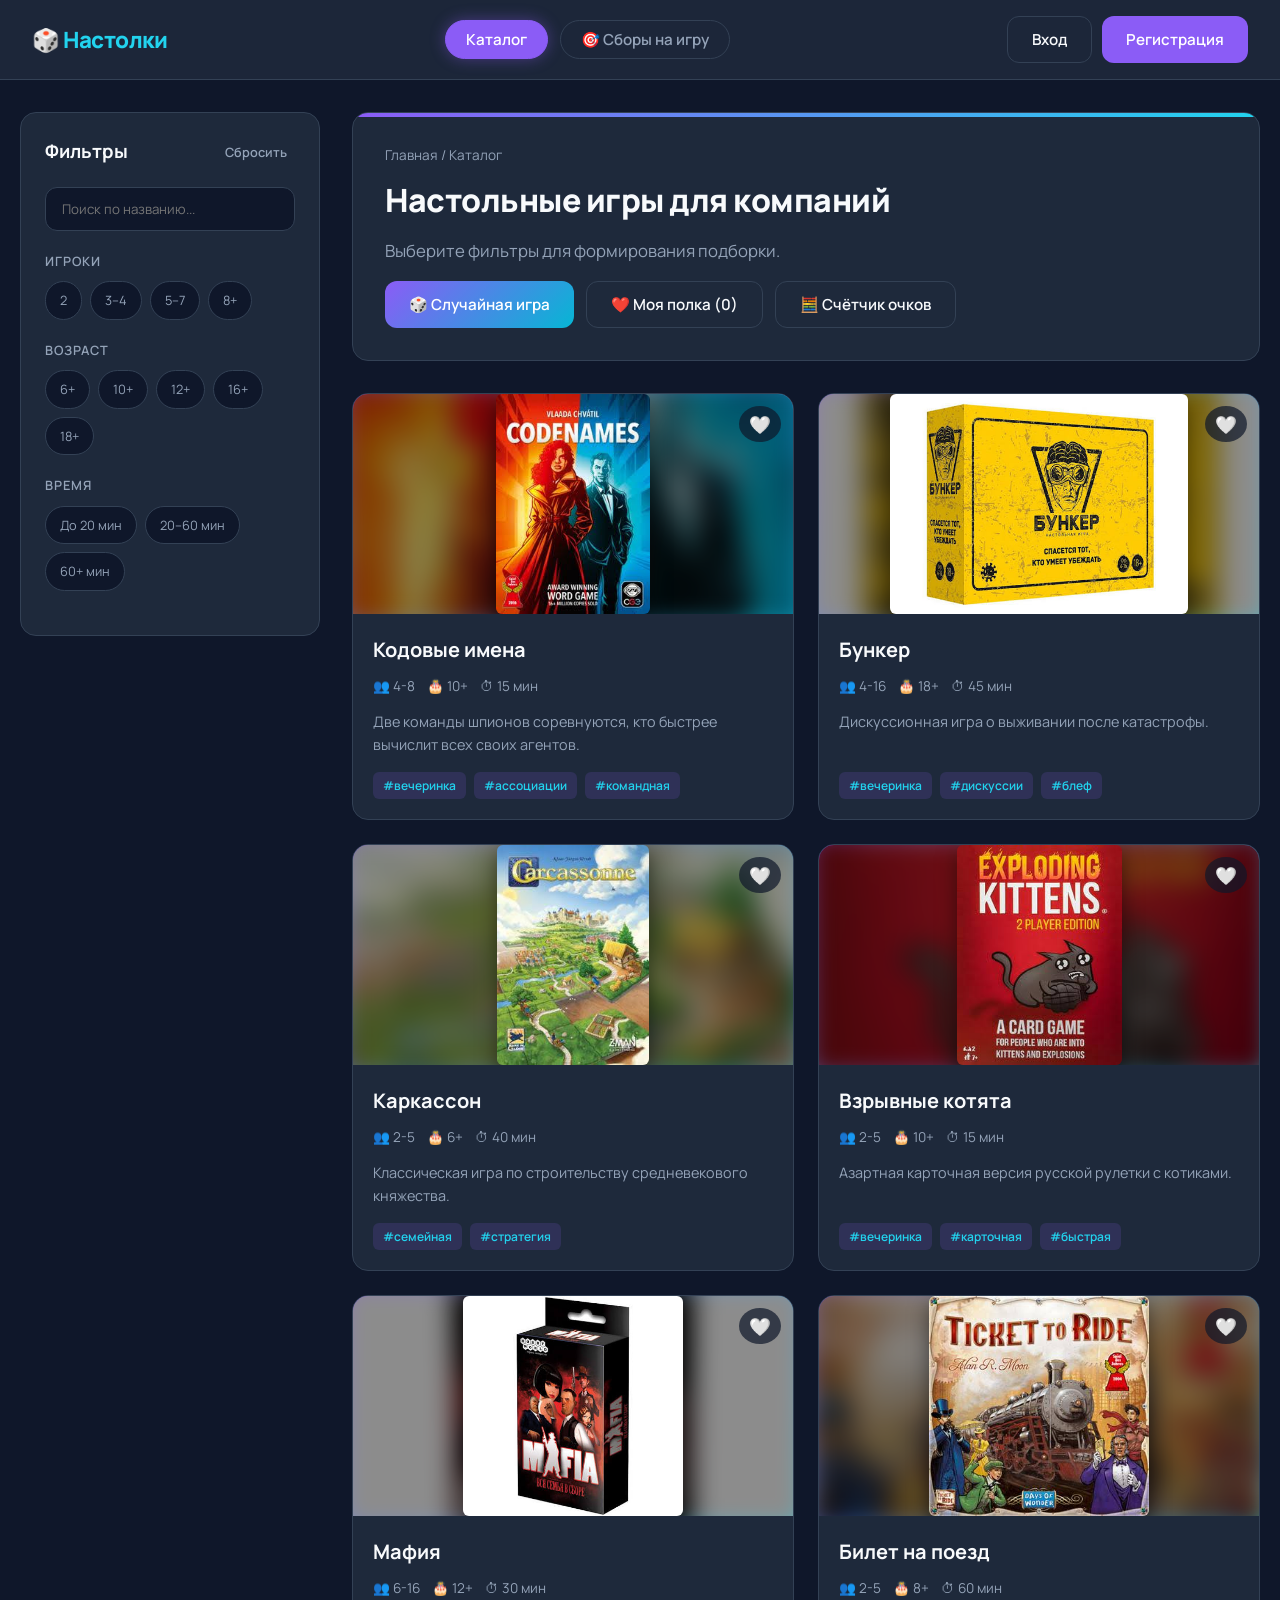
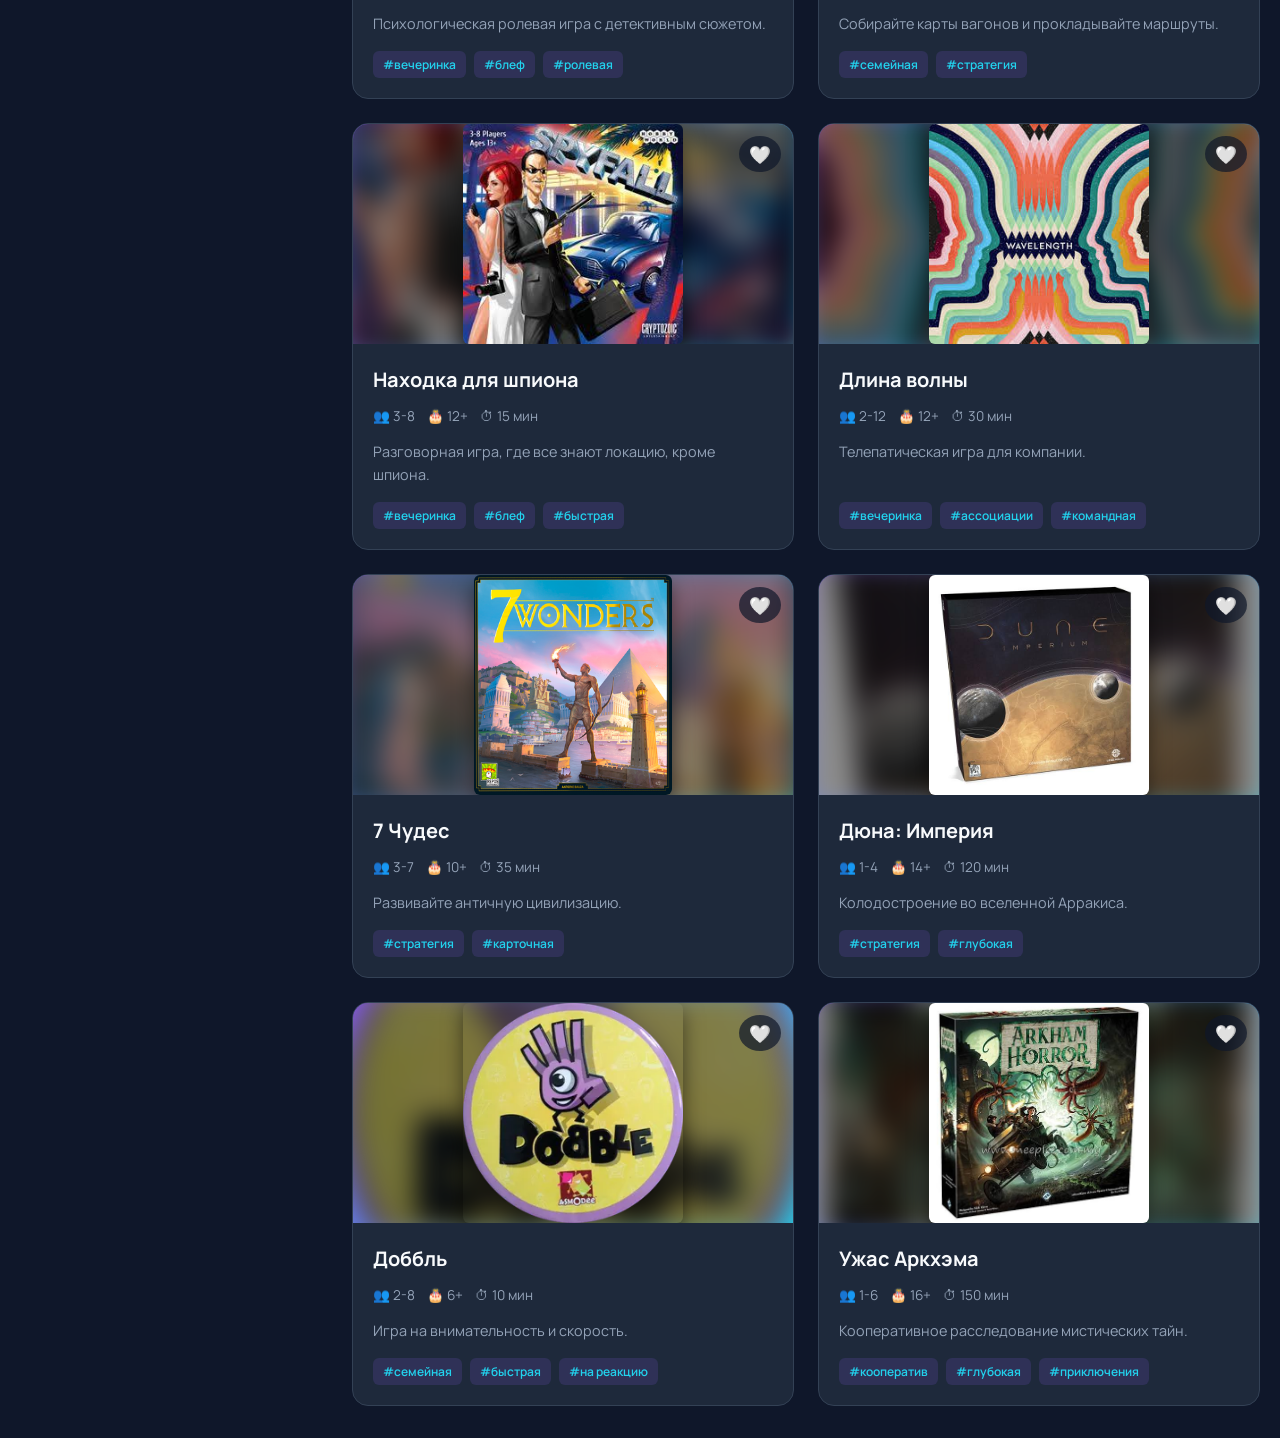
<file: index.html>
<!DOCTYPE html>
<html lang="ru">
<head>
  <meta charset="UTF-8" />
  <meta name="viewport" content="width=device-width, initial-scale=1.0" />
  <title>Настолки для компании — Каталог и Поиск компании</title>
  <meta name="description" content="Каталог настольных игр для компаний с фильтрами. Ищите игры или создавайте партии." />
  <link rel="preconnect" href="https://fonts.googleapis.com">
  <link rel="preconnect" href="https://fonts.gstatic.com" crossorigin>
  <link href="https://fonts.googleapis.com/css2?family=Manrope:wght@400;600;800&display=swap" rel="stylesheet">
  <link rel="stylesheet" href="style.css" />
</head>
<body>

<header>
  <div class="logo" id="logoResetBtn">🎲 Настолки</div>
  <div class="header-nav">
    <button class="nav-btn active" data-tab="catalog">Каталог</button>
    <button class="nav-btn" data-tab="sessions">🎯 Сборы на игру</button>
  </div>
  <div class="header-actions">
    <!-- Кнопка Админки (скрыта по умолчанию) -->
    <a href="admin.html" class="btn-outline" id="openAdminPanelBtn" style="display: none; text-decoration: none;">⚙️ Админка</a>
    
    <!-- Кнопка Добавить игру (скрыта по умолчанию) -->
    <button class="btn-primary" id="openAddModalBtn" style="display: none;">+ Добавить игру</button>
    
    <!-- Блок гостя -->
    <div id="authBlock" style="display: flex; gap: 10px;">
      <button class="btn-outline" id="openLoginBtn">Вход</button>
      <button class="btn-primary" id="openRegisterBtn">Регистрация</button>
    </div>
    
    <!-- Блок авторизованного пользователя -->
    <div id="profileBlock" style="display: none; align-items: center; gap: 12px;">
      <span id="userName" style="font-weight: 600; color: var(--accent);"></span>
      <button class="btn-outline" id="logoutBtn">Выйти</button>
    </div>
  </div>
</header>

<div class="container">
  <!-- Каталог -->
  <section id="catalogSection" class="tab-content active">
    <aside class="sidebar">
      <div class="panel">
        <div class="panel-header">
          <h3>Фильтры</h3>
          <button class="btn-text" id="resetFiltersBtn">Сбросить</button>
        </div>
        <div class="filter-group">
          <input type="text" id="searchInput" class="search-input" placeholder="Поиск по названию..." />
        </div>
        <div class="filter-group">
          <label class="filter-label">Игроки</label>
          <div class="chip-group" id="playersFilter">
            <div class="chip" data-val="2">2</div>
            <div class="chip" data-val="3-4">3–4</div>
            <div class="chip" data-val="5-7">5–7</div>
            <div class="chip" data-val="8+">8+</div>
          </div>
        </div>
        <div class="filter-group">
          <label class="filter-label">Возраст</label>
          <div class="chip-group" id="ageFilter">
            <div class="chip" data-val="6">6+</div>
            <div class="chip" data-val="10">10+</div>
            <div class="chip" data-val="12">12+</div>
            <div class="chip" data-val="16">16+</div>
            <div class="chip" data-val="18">18+</div>
          </div>
        </div>
        <div class="filter-group">
          <label class="filter-label">Время</label>
          <div class="chip-group" id="timeFilter">
            <div class="chip" data-val="fast">До 20 мин</div>
            <div class="chip" data-val="medium">20–60 мин</div>
            <div class="chip" data-val="long">60+ мин</div>
          </div>
        </div>
      </div>
    </aside>

    <main>
      <div class="seo-header">
        <div class="breadcrumbs" id="breadcrumbs">Главная / Каталог</div>
        <h1 id="pageH1">Настольные игры для компаний</h1>
        <p class="seo-desc" id="pageDesc">Выберите фильтры для формирования подборки.</p>
      </div>
      <div class="grid" id="gamesGrid"></div>
    </main>
  </section>

  <!-- Партии -->
  <section id="sessionsSection" class="tab-content">
    <div class="seo-header">
      <h1>Поиск компании</h1>
      <p class="seo-desc">Присоединяйтесь к существующим партиям или создайте свою.</p>
      <button class="btn-primary" id="openCreateSessionBtn">+ Создать партию</button>
    </div>
    <div class="sessions-grid" id="sessionsGrid"></div>
  </section>
</div>

<!-- Модалка добавления игры (для админа) -->
<div class="modal-backdrop" id="addModal">
  <div class="modal">
    <h2>Добавить игру</h2>
    <form id="addGameForm">
      <div class="form-row"><label>Название</label><input type="text" id="gTitle" required /></div>
      <div class="form-grid-2">
        <div class="form-row"><label>Мин. игроков</label><input type="number" id="gMinP" value="2" required /></div>
        <div class="form-row"><label>Макс. игроков</label><input type="number" id="gMaxP" value="6" required /></div>
      </div>
      <div class="form-grid-2">
        <div class="form-row"><label>Возраст</label><input type="number" id="gAge" value="12" required /></div>
        <div class="form-row"><label>Время (мин)</label><input type="number" id="gTime" value="30" required /></div>
      </div>
      <div class="form-row"><label>Теги (через запятую)</label><input type="text" id="gTags" placeholder="вечеринка, стратегия" /></div>
      <div class="form-row"><label>Описание</label><textarea id="gDesc"></textarea></div>
      <div class="modal-actions">
        <button type="button" class="btn-outline" id="closeAddModalBtn">Отмена</button>
        <button type="submit" class="btn-primary">Сохранить</button>
      </div>
    </form>
  </div>
</div>

<!-- Модалка создания партии -->
<div class="modal-backdrop" id="createSessionModal">
  <div class="modal">
    <h2>Создать партию</h2>
    <form id="createSessionForm">
      <div class="form-row">
        <label>Игра</label>
        <select id="sGameId" required></select>
      </div>
      <div class="form-row"><label>Ваше имя (отображается другим)</label><input type="text" id="sHostName" required /></div>
      <div class="form-row"><label>Дата и время</label><input type="datetime-local" id="sDate" required /></div>
      <div class="form-row"><label>Макс. игроков</label><input type="number" id="sMaxPlayers" value="4" required /></div>
      <div class="form-row"><label>Контакты (Telegram/Телефон)</label><input type="text" id="sContacts" required /></div>
      <div class="modal-actions">
        <button type="button" class="btn-outline" id="closeCreateSessionBtn">Отмена</button>
        <button type="submit" class="btn-primary">Создать</button>
      </div>
    </form>
  </div>
</div>

<!-- Модалка Входа -->
<div class="modal-backdrop" id="loginModal">
  <div class="modal">
    <h2>Вход</h2>
    <form id="loginForm">
      <div class="form-row"><label>Email</label><input type="email" id="loginEmail" required /></div>
      <div class="form-row"><label>Пароль</label><input type="password" id="loginPassword" required /></div>
      <div class="modal-actions">
        <button type="button" class="btn-outline" id="closeLoginModalBtn">Отмена</button>
        <button type="submit" class="btn-primary">Войти</button>
      </div>
    </form>
  </div>
</div>

<!-- Модалка Регистрации -->
<div class="modal-backdrop" id="registerModal">
  <div class="modal">
    <h2>Регистрация</h2>
    <form id="registerForm">
      <div class="form-row"><label>Имя пользователя</label><input type="text" id="regUsername" required /></div>
      <div class="form-row"><label>Email</label><input type="email" id="regEmail" required /></div>
      <div class="form-row"><label>Пароль</label><input type="password" id="regPassword" required /></div>
      <div class="modal-actions">
        <button type="button" class="btn-outline" id="closeRegisterModalBtn">Отмена</button>
        <button type="submit" class="btn-primary">Зарегистрироваться</button>
      </div>
    </form>
  </div>
</div>

<!-- Контейнер для уведомлений -->
<div id="toastContainer" class="toast-container"></div>

<script src="script.js"></script>
</body>
</html>
</file>
<file: style.css>
:root {
  --bg: #0f172a;
  --surface: #1e293b;
  --surface-hover: #334155;
  --text: #f8fafc;
  --text-muted: #94a3b8;
  --primary: #8b5cf6;
  --primary-hover: #7c3aed;
  --accent: #22d3ee;
  --border: #334155;
  --radius: 16px;
  --shadow: 0 10px 25px -5px rgba(0, 0, 0, 0.3);
}

* { box-sizing: border-box; margin: 0; padding: 0; }

body {
  font-family: 'Manrope', sans-serif;
  background: var(--bg);
  color: var(--text);
  line-height: 1.6;
  min-height: 100vh;
}

header {
  background: rgba(30, 41, 59, 0.9);
  backdrop-filter: blur(10px);
  border-bottom: 1px solid var(--border);
  padding: 16px 32px;
  display: flex;
  justify-content: space-between;
  align-items: center;
  position: sticky;
  top: 0;
  z-index: 100;
}

.logo { font-size: 1.4rem; font-weight: 800; color: var(--accent); cursor: pointer; letter-spacing: -0.5px; }
.header-nav { display: flex; gap: 12px; }

.nav-btn {
  background: transparent;
  border: 1px solid var(--border);
  padding: 8px 20px;
  font-weight: 600;
  color: var(--text-muted);
  border-radius: 30px;
  cursor: pointer;
  transition: all 0.3s ease;
  font-family: inherit;
}

.nav-btn.active { background: var(--primary); border-color: var(--primary); color: #fff; box-shadow: 0 0 15px rgba(139, 92, 246, 0.4); }
.nav-btn:hover:not(.active) { border-color: var(--primary); color: var(--text); }

.container { max-width: 1400px; margin: 32px auto; padding: 0 20px; }

.tab-content { display: none; }
.tab-content.active { display: grid; grid-template-columns: 300px 1fr; gap: 32px; animation: fadeIn 0.4s ease; }
#sessionsSection.active { display: block; }

@keyframes fadeIn { from { opacity: 0; transform: translateY(10px); } to { opacity: 1; transform: translateY(0); } }

button { cursor: pointer; border: none; border-radius: 12px; padding: 12px 24px; font-weight: 600; font-family: inherit; transition: 0.2s; font-size: 0.95rem; }
.btn-primary { background: var(--primary); color: #fff; }
.btn-primary:hover { background: var(--primary-hover); transform: translateY(-2px); box-shadow: 0 4px 12px rgba(139, 92, 246, 0.4); }
.btn-outline { background: transparent; border: 1px solid var(--border); color: var(--text); }
.btn-outline:hover { background: var(--surface-hover); }
.btn-text { background: transparent; color: var(--text-muted); padding: 4px 8px; font-size: 0.8rem; }
.btn-text:hover { color: var(--accent); }

.panel { background: var(--surface); padding: 24px; border-radius: var(--radius); border: 1px solid var(--border); }
.panel-header { display: flex; justify-content: space-between; align-items: center; margin-bottom: 20px; }
.filter-group { margin-bottom: 20px; }
.filter-label { display: block; font-size: 0.8rem; font-weight: 600; color: var(--text-muted); margin-bottom: 10px; text-transform: uppercase; letter-spacing: 1px; }

.search-input { width: 100%; padding: 12px 16px; background: var(--bg); border: 1px solid var(--border); border-radius: 12px; color: var(--text); font-family: inherit; transition: 0.3s; }
.search-input:focus { outline: none; border-color: var(--primary); box-shadow: 0 0 0 3px rgba(139, 92, 246, 0.2); }

.chip-group { display: flex; flex-wrap: wrap; gap: 8px; }
.chip { padding: 8px 14px; font-size: 0.8rem; border-radius: 20px; background: var(--bg); border: 1px solid var(--border); cursor: pointer; transition: 0.2s; color: var(--text-muted); }
.chip:hover { border-color: var(--primary); color: var(--text); }
.chip.selected { background: var(--primary); color: #fff; border-color: var(--primary); box-shadow: 0 0 10px rgba(139, 92, 246, 0.3); }

.seo-header { background: var(--surface); padding: 32px; border-radius: var(--radius); border: 1px solid var(--border); margin-bottom: 32px; position: relative; overflow: hidden; }
.seo-header::before { content: ''; position: absolute; top: 0; left: 0; width: 100%; height: 4px; background: linear-gradient(90deg, var(--primary), var(--accent)); }
.breadcrumbs { font-size: 0.85rem; color: var(--text-muted); margin-bottom: 8px; }
.seo-header h1 { font-size: 2rem; margin-bottom: 12px; font-weight: 800; letter-spacing: -0.5px; }
.seo-desc { color: var(--text-muted); font-size: 1.05rem; }

.grid { display: grid; grid-template-columns: repeat(auto-fill, minmax(300px, 1fr)); gap: 24px; }

.card { background: var(--surface); border-radius: var(--radius); border: 1px solid var(--border); overflow: hidden; display: flex; flex-direction: column; transition: all 0.3s ease; }
.card:hover { transform: translateY(-6px); box-shadow: 0 20px 25px -5px rgba(0, 0, 0, 0.5); border-color: var(--primary); }

.card-header-placeholder {
  width: 100%;
  height: 220px; /* чуть увеличили высоту, чтобы обложки смотрелись крупнее */
  background: linear-gradient(135deg, var(--primary), var(--accent));
  display: flex;
  align-items: center;
  justify-content: center;
  position: relative;
  overflow: hidden;
}

.card-img-blur {
  position: absolute;
  inset: -15px;
  width: calc(100% + 30px);
  height: calc(100% + 30px);
  object-fit: cover;
  filter: blur(14px) brightness(0.55);
  z-index: 0;
}

.card-img-main {
  position: relative;
  z-index: 1;
  max-width: 100%;
  max-height: 100%;
  object-fit: contain;
  border-radius: 6px;
  box-shadow: 0 8px 20px rgba(0, 0, 0, 0.5);
  transition: transform 0.3s ease;
}

.card:hover .card-img-main {
  transform: scale(1.04);
}


.card:hover .card-header-placeholder {
  transform: scale(1.05);
}

.card-body { padding: 20px; display: flex; flex-direction: column; flex-grow: 1; }
.card-title { font-size: 1.25rem; font-weight: 700; margin-bottom: 10px; }
.specs { display: flex; gap: 12px; font-size: 0.85rem; color: var(--text-muted); margin-bottom: 12px; flex-wrap: wrap; }
.card-desc { font-size: 0.9rem; color: var(--text-muted); flex-grow: 1; margin-bottom: 16px; display: -webkit-box; -webkit-line-clamp: 3; -webkit-box-orient: vertical; overflow: hidden; }
.card-tags { display: flex; flex-wrap: wrap; gap: 8px; }
.card-tag { font-size: 0.75rem; background: rgba(139, 92, 246, 0.15); color: var(--accent); padding: 4px 10px; border-radius: 6px; font-weight: 600; }

.sessions-grid { display: grid; grid-template-columns: repeat(auto-fill, minmax(340px, 1fr)); gap: 24px; margin-top: 24px; }
.session-card { background: var(--surface); padding: 24px; border-radius: var(--radius); border: 1px solid var(--border); position: relative; overflow: hidden; transition: 0.3s; }
.session-card:hover { border-color: var(--accent); transform: translateY(-4px); }
.session-card::before { content: ''; position: absolute; top: 0; left: 0; width: 4px; height: 100%; background: linear-gradient(180deg, var(--primary), var(--accent)); }
.session-card h3 { color: var(--text); margin-bottom: 12px; font-size: 1.3rem; }
.session-info { font-size: 0.9rem; margin-bottom: 8px; color: var(--text-muted); display: flex; align-items: center; gap: 8px; }
.session-info strong { color: var(--text); }
.join-btn { margin-top: 16px; width: 100%; background: linear-gradient(135deg, #10b981, #059669); color: white; border: none; }
.join-btn:hover { background: linear-gradient(135deg, #059669, #047857); transform: translateY(-2px); }

.modal-backdrop { position: fixed; inset: 0; background: rgba(15, 23, 42, 0.8); backdrop-filter: blur(4px); display: none; align-items: center; justify-content: center; z-index: 200; padding: 20px; }
.modal-backdrop.open { display: flex; animation: fadeIn 0.3s ease; }
.modal { background: var(--surface); border-radius: var(--radius); max-width: 500px; width: 100%; padding: 32px; border: 1px solid var(--border); box-shadow: var(--shadow); position: relative; }
.modal h2 { margin-bottom: 24px; font-size: 1.5rem; }
.form-row { margin-bottom: 16px; }
.form-row label { display: block; font-size: 0.85rem; font-weight: 600; color: var(--text-muted); margin-bottom: 8px; }
.form-row input, .form-row textarea, .form-row select { width: 100%; padding: 12px 16px; background: var(--bg); border: 1px solid var(--border); border-radius: 10px; color: var(--text); font-family: inherit; transition: 0.3s; }
.form-row input:focus, .form-row textarea:focus, .form-row select:focus { outline: none; border-color: var(--primary); box-shadow: 0 0 0 3px rgba(139, 92, 246, 0.2); }
.form-grid-2 { display: grid; grid-template-columns: 1fr 1fr; gap: 16px; }
.modal-actions { display: flex; justify-content: flex-end; gap: 12px; margin-top: 24px; }

/* Всплывающие уведомления (Тосты) */
.toast-container {
  position: fixed;
  top: 20px;
  right: 20px;
  z-index: 9999;
  display: flex;
  flex-direction: column;
  gap: 12px;
}

.toast {
  background: var(--surface);
  color: var(--text);
  padding: 16px 20px;
  border-radius: 12px;
  border: 1px solid var(--border);
  box-shadow: 0 10px 25px rgba(0,0,0,0.5);
  display: flex;
  align-items: center;
  gap: 12px;
  min-width: 300px;
  max-width: 400px;
  font-weight: 600;
  animation: slideIn 0.3s ease forwards;
  position: relative;
  overflow: hidden;
}

.toast::before {
  content: '';
  position: absolute;
  left: 0;
  top: 0;
  bottom: 0;
  width: 6px;
}

.toast.error::before { background: #ef4444; }
.toast.success::before { background: #10b981; }

.toast-icon {
  font-size: 1.5rem;
}

@keyframes slideIn {
  from { transform: translateX(100%); opacity: 0; }
  to { transform: translateX(0); opacity: 1; }
}

@keyframes slideOut {
  from { transform: translateX(0); opacity: 1; }
  to { transform: translateX(100%); opacity: 0; }
}

.toast.hiding {
  animation: slideOut 0.3s ease forwards;
}

@media (max-width: 860px) {
  .tab-content.active { grid-template-columns: 1fr; }
  header { flex-direction: column; gap: 16px; padding: 16px; }
  .header-nav { width: 100%; justify-content: center; }
  .header-actions { width: 100%; display: flex; justify-content: center; }
}
/* Стили для авторизации */
#authBlock { display: flex; gap: 10px; }
#profileBlock { display: flex; align-items: center; gap: 12px; }
.header-actions { display: flex; align-items: center; gap: 16px; }

@media (max-width: 860px) {
  .header-actions { flex-direction: column; width: 100%; }
  #authBlock, #profileBlock { width: 100%; justify-content: center; }
  #authBlock button, #profileBlock button { flex: 1; }
}
</file>
